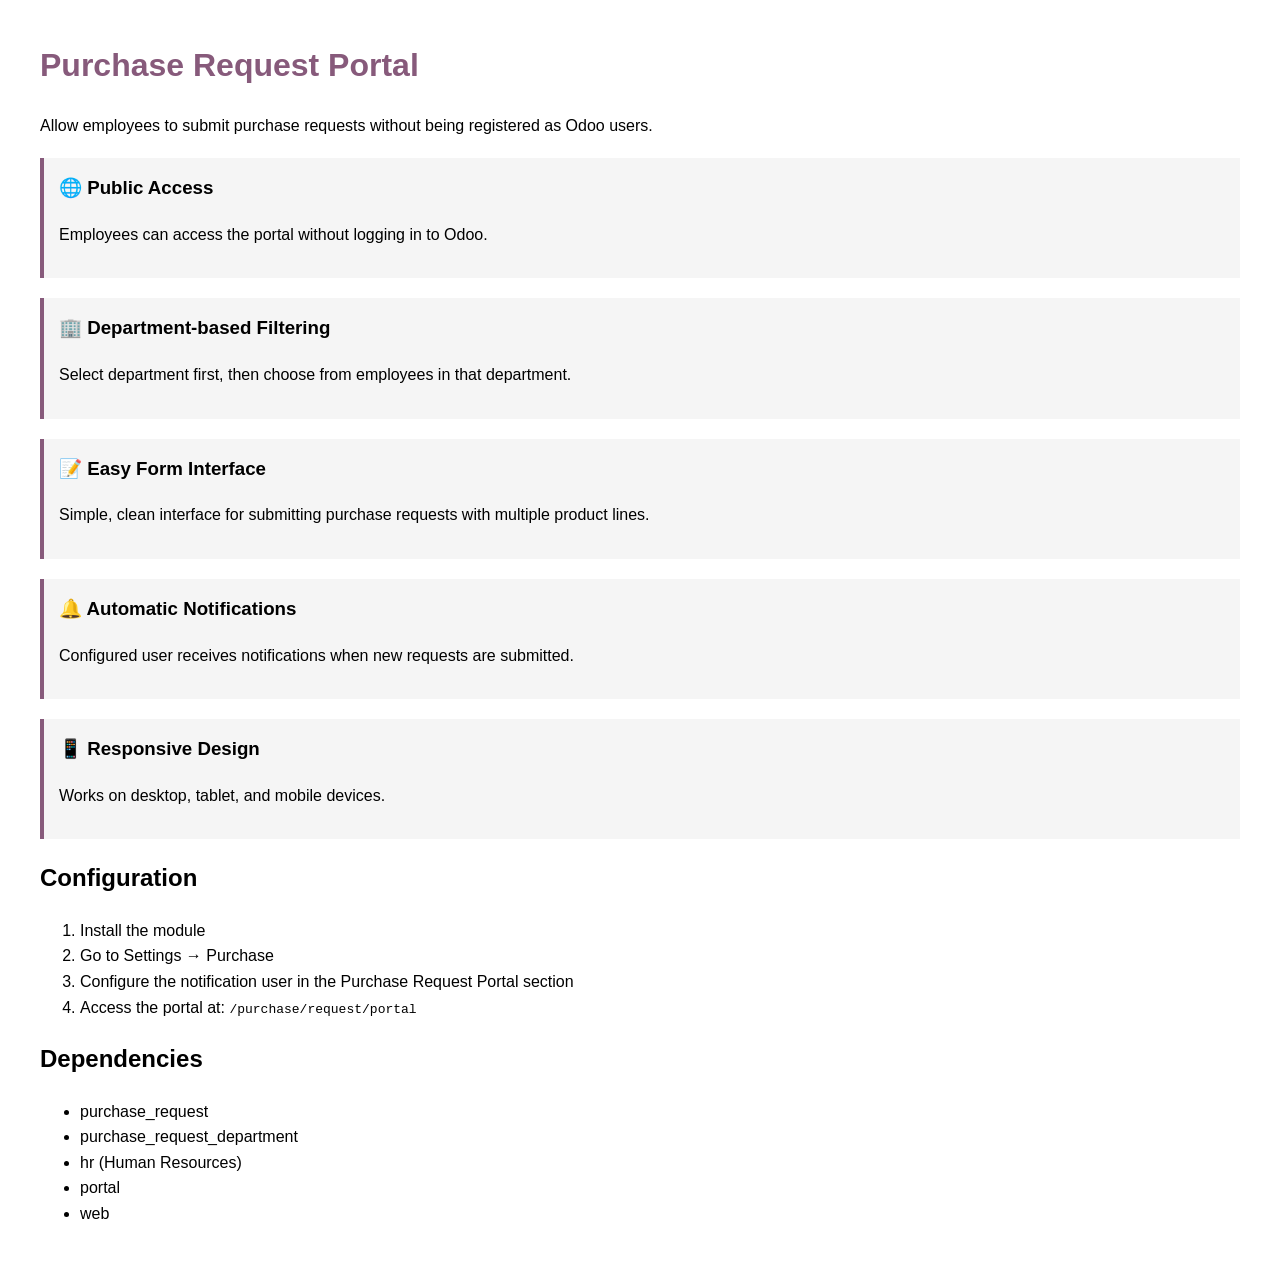
<file: purchase_request_portal/static/description/index.html>
<!DOCTYPE html>
<html>
<head>
    <meta charset="utf-8">
    <title>Purchase Request Portal - Odoo 14</title>
    <style>
        body {
            font-family: Arial, sans-serif;
            margin: 40px;
            line-height: 1.6;
        }
        h1 {
            color: #875a7b;
        }
        .feature {
            margin: 20px 0;
            padding: 15px;
            background: #f5f5f5;
            border-left: 4px solid #875a7b;
        }
        .feature h3 {
            margin-top: 0;
        }
    </style>
</head>
<body>
    <h1>Purchase Request Portal</h1>
    <p>Allow employees to submit purchase requests without being registered as Odoo users.</p>

    <div class="feature">
        <h3>🌐 Public Access</h3>
        <p>Employees can access the portal without logging in to Odoo.</p>
    </div>

    <div class="feature">
        <h3>🏢 Department-based Filtering</h3>
        <p>Select department first, then choose from employees in that department.</p>
    </div>

    <div class="feature">
        <h3>📝 Easy Form Interface</h3>
        <p>Simple, clean interface for submitting purchase requests with multiple product lines.</p>
    </div>

    <div class="feature">
        <h3>🔔 Automatic Notifications</h3>
        <p>Configured user receives notifications when new requests are submitted.</p>
    </div>

    <div class="feature">
        <h3>📱 Responsive Design</h3>
        <p>Works on desktop, tablet, and mobile devices.</p>
    </div>

    <h2>Configuration</h2>
    <ol>
        <li>Install the module</li>
        <li>Go to Settings → Purchase</li>
        <li>Configure the notification user in the Purchase Request Portal section</li>
        <li>Access the portal at: <code>/purchase/request/portal</code></li>
    </ol>

    <h2>Dependencies</h2>
    <ul>
        <li>purchase_request</li>
        <li>purchase_request_department</li>
        <li>hr (Human Resources)</li>
        <li>portal</li>
        <li>web</li>
    </ul>
</body>
</html>
</file>
